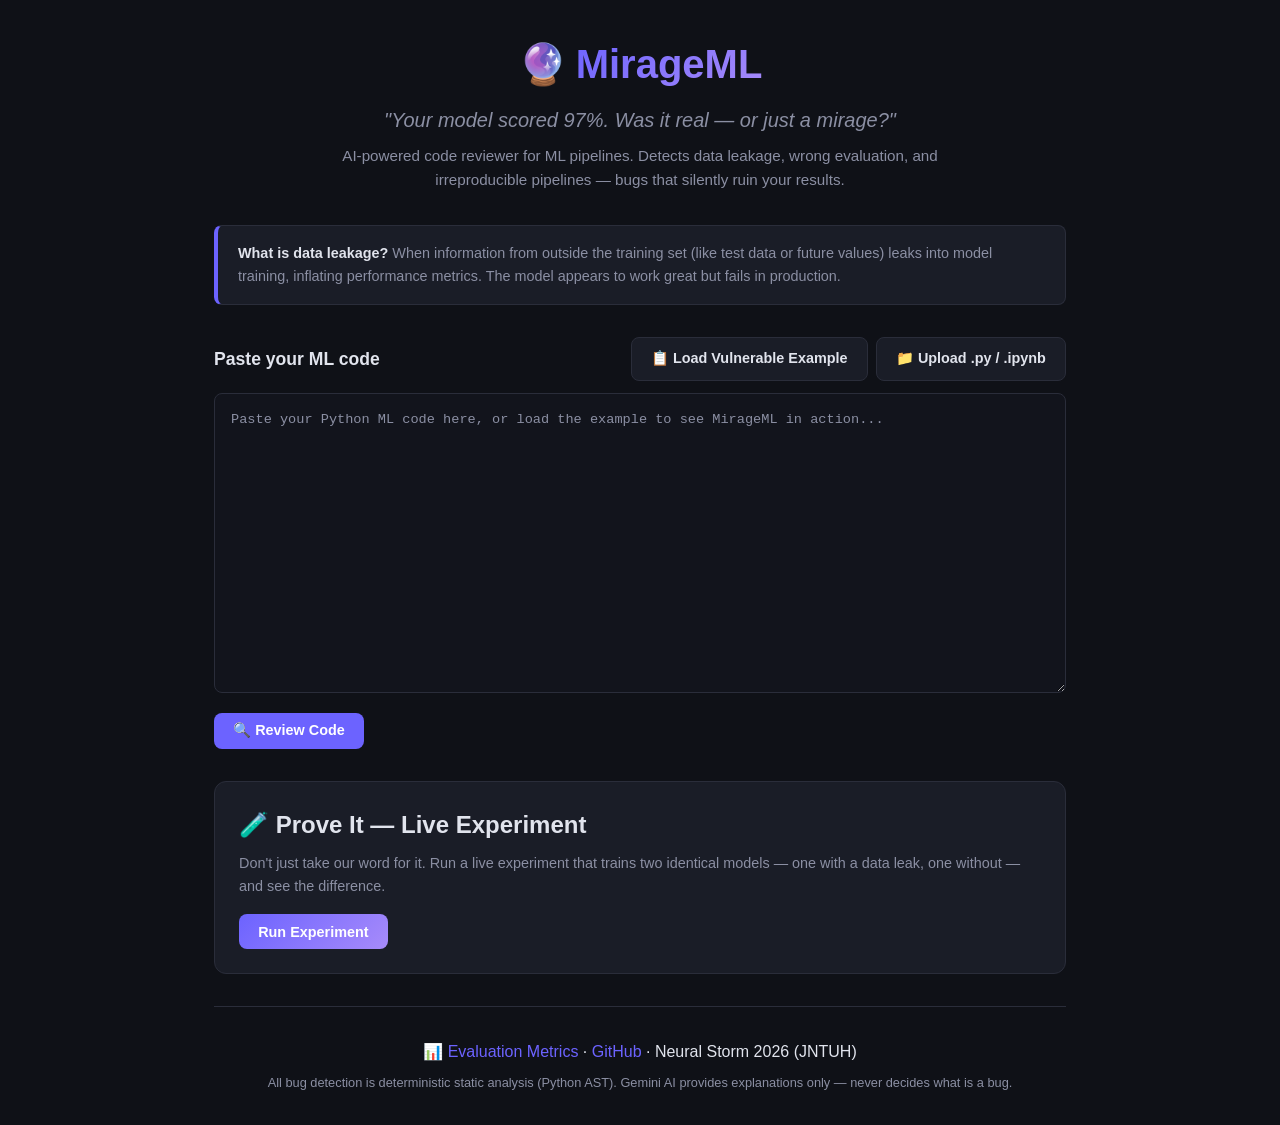
<file: templates/index.html>
<!DOCTYPE html>
<html lang="en">
<head>
    <meta charset="UTF-8">
    <meta name="viewport" content="width=device-width, initial-scale=1.0">
    <title>MirageML — AI Code Reviewer for ML Pipelines</title>
    <link rel="stylesheet" href="/static/style.css">
</head>
<body>
    <div class="container">
        <!-- Header -->
        <header class="header">
            <div class="logo">
                <span class="logo-icon">🔮</span>
                <h1>MirageML</h1>
            </div>
            <p class="tagline">"Your model scored 97%. Was it real — or just a mirage?"</p>
            <p class="subtitle">
                AI-powered code reviewer for ML pipelines. Detects data leakage, wrong evaluation,
                and irreproducible pipelines — bugs that silently ruin your results.
            </p>
        </header>

        <!-- Info banner -->
        <div class="info-banner">
            <strong>What is data leakage?</strong>
            When information from outside the training set (like test data or future values)
            leaks into model training, inflating performance metrics. The model appears to work
            great but fails in production.
        </div>

        <!-- Input Section -->
        <section class="input-section">
            <div class="input-header">
                <h2>Paste your ML code</h2>
                <div class="input-actions">
                    <button id="loadExample" class="btn btn-secondary">📋 Load Vulnerable Example</button>
                    <label class="btn btn-secondary file-upload">
                        📁 Upload .py / .ipynb
                        <input type="file" id="fileInput" accept=".py,.ipynb" hidden>
                    </label>
                </div>
            </div>
            <textarea id="codeInput" placeholder="Paste your Python ML code here, or load the example to see MirageML in action..."></textarea>
            <div class="review-actions">
                <button id="reviewBtn" class="btn btn-primary">🔍 Review Code</button>
                <span id="loadingText" class="loading-text" hidden>Analyzing...</span>
            </div>
        </section>

        <!-- Results Section -->
        <section id="results" class="results-section" hidden>
            <!-- Score Badge -->
            <div id="scoreBadge" class="score-badge">
                <div class="score-circle">
                    <span id="scoreValue" class="score-value">--</span>
                    <span id="scoreGrade" class="score-grade">-</span>
                </div>
                <p id="scoreSummary" class="score-summary"></p>
                <p id="llmBadge" class="llm-badge" hidden></p>
            </div>

            <!-- Findings -->
            <div id="findingsContainer" class="findings-container"></div>
        </section>

        <!-- Prove It Section -->
        <section class="prove-section">
            <h2>🧪 Prove It — Live Experiment</h2>
            <p>Don't just take our word for it. Run a live experiment that trains two identical models
               — one with a data leak, one without — and see the difference.</p>
            <button id="proveBtn" class="btn btn-accent">Run Experiment</button>
            <div id="proveResults" class="prove-results" hidden>
                <div class="prove-bars">
                    <div class="prove-bar-group">
                        <label>Leaky Pipeline</label>
                        <div class="prove-bar">
                            <div id="leakyBar" class="prove-bar-fill leaky"></div>
                        </div>
                        <span id="leakyScore" class="prove-score"></span>
                    </div>
                    <div class="prove-bar-group">
                        <label>Correct Pipeline</label>
                        <div class="prove-bar">
                            <div id="correctBar" class="prove-bar-fill correct"></div>
                        </div>
                        <span id="correctScore" class="prove-score"></span>
                    </div>
                </div>
                <p id="proveDescription" class="prove-description"></p>
                <p id="proveMethod" class="prove-method"></p>
            </div>
        </section>

        <!-- Footer -->
        <footer class="footer">
            <p>
                <a href="/metrics">📊 Evaluation Metrics</a> ·
                <a href="https://github.com/mohi0005/mirage" target="_blank">GitHub</a> ·
                Neural Storm 2026 (JNTUH)
            </p>
            <p class="footer-note">
                All bug detection is deterministic static analysis (Python AST).
                Gemini AI provides explanations only — never decides what is a bug.
            </p>
        </footer>
    </div>

    <script src="/static/app.js"></script>
</body>
</html>
</file>
<file: static/style.css>
/* ─── MirageML — style.css ────────────────────────────────────────── */

:root {
    --bg: #0f1117;
    --bg-card: #1a1d27;
    --bg-input: #12141c;
    --border: #2a2d3a;
    --text: #e1e4ed;
    --text-dim: #8b8fa3;
    --accent: #6c63ff;
    --accent-hover: #5a52e0;
    --high: #ff4d6a;
    --high-bg: rgba(255, 77, 106, 0.1);
    --medium: #ffb84d;
    --medium-bg: rgba(255, 184, 77, 0.1);
    --low: #4db8ff;
    --low-bg: rgba(77, 184, 255, 0.1);
    --green: #4dff88;
    --green-bg: rgba(77, 255, 136, 0.1);
    --radius: 12px;
    --radius-sm: 8px;
}

*, *::before, *::after { box-sizing: border-box; margin: 0; padding: 0; }

body {
    font-family: -apple-system, BlinkMacSystemFont, 'Segoe UI', Roboto, sans-serif;
    background: var(--bg);
    color: var(--text);
    line-height: 1.6;
    min-height: 100vh;
}

.container {
    max-width: 900px;
    margin: 0 auto;
    padding: 2rem 1.5rem;
}

/* ─── Header ─── */
.header { text-align: center; margin-bottom: 2rem; }
.logo { display: flex; align-items: center; justify-content: center; gap: 0.5rem; margin-bottom: 0.5rem; }
.logo-icon { font-size: 2.5rem; }
.logo h1 { font-size: 2.5rem; font-weight: 800; background: linear-gradient(135deg, var(--accent), #a78bfa); -webkit-background-clip: text; -webkit-text-fill-color: transparent; background-clip: text; }
.tagline { font-size: 1.25rem; color: var(--text-dim); font-style: italic; margin-bottom: 0.5rem; }
.subtitle { color: var(--text-dim); font-size: 0.95rem; max-width: 600px; margin: 0 auto; }

/* ─── Info banner ─── */
.info-banner {
    background: var(--bg-card);
    border: 1px solid var(--border);
    border-left: 4px solid var(--accent);
    border-radius: var(--radius-sm);
    padding: 1rem 1.25rem;
    margin-bottom: 2rem;
    font-size: 0.9rem;
    color: var(--text-dim);
}
.info-banner strong { color: var(--text); }
.info-banner pre { background: var(--bg-input); padding: 0.5rem; border-radius: 4px; margin-top: 0.5rem; overflow-x: auto; }

/* ─── Buttons ─── */
.btn {
    display: inline-flex; align-items: center; gap: 0.4rem;
    padding: 0.6rem 1.2rem;
    border: none; border-radius: var(--radius-sm);
    font-size: 0.9rem; font-weight: 600;
    cursor: pointer; transition: all 0.2s;
    text-decoration: none;
}
.btn-primary { background: var(--accent); color: #fff; }
.btn-primary:hover { background: var(--accent-hover); transform: translateY(-1px); }
.btn-primary:disabled { opacity: 0.5; cursor: not-allowed; transform: none; }
.btn-secondary { background: var(--bg-card); color: var(--text); border: 1px solid var(--border); }
.btn-secondary:hover { border-color: var(--accent); }
.btn-accent { background: linear-gradient(135deg, #6c63ff, #a78bfa); color: #fff; }
.btn-accent:hover { opacity: 0.9; transform: translateY(-1px); }

/* ─── Input Section ─── */
.input-section { margin-bottom: 2rem; }
.input-header { display: flex; justify-content: space-between; align-items: center; flex-wrap: wrap; gap: 0.75rem; margin-bottom: 0.75rem; }
.input-header h2 { font-size: 1.1rem; }
.input-actions { display: flex; gap: 0.5rem; flex-wrap: wrap; }
.file-upload { cursor: pointer; }

textarea {
    width: 100%;
    min-height: 300px;
    background: var(--bg-input);
    border: 1px solid var(--border);
    border-radius: var(--radius-sm);
    color: var(--text);
    font-family: 'JetBrains Mono', 'Fira Code', 'Consolas', monospace;
    font-size: 0.85rem;
    padding: 1rem;
    resize: vertical;
    line-height: 1.5;
    tab-size: 4;
}
textarea:focus { outline: none; border-color: var(--accent); }
textarea::placeholder { color: var(--text-dim); }

.review-actions { display: flex; align-items: center; gap: 1rem; margin-top: 0.75rem; }
.loading-text { color: var(--accent); font-weight: 600; animation: pulse 1.5s infinite; }
@keyframes pulse { 0%, 100% { opacity: 1; } 50% { opacity: 0.5; } }

/* ─── Score Badge ─── */
.score-badge { text-align: center; margin-bottom: 2rem; }
.score-circle {
    display: inline-flex; flex-direction: column; align-items: center; justify-content: center;
    width: 120px; height: 120px;
    border-radius: 50%;
    border: 4px solid var(--accent);
    margin-bottom: 0.75rem;
}
.score-value { font-size: 2rem; font-weight: 800; }
.score-grade { font-size: 1.1rem; font-weight: 600; color: var(--text-dim); }
.score-summary { color: var(--text-dim); }
.llm-badge { font-size: 0.8rem; color: var(--accent); margin-top: 0.25rem; }

.score-badge.grade-a .score-circle { border-color: var(--green); }
.score-badge.grade-b .score-circle { border-color: #8bff4d; }
.score-badge.grade-c .score-circle { border-color: var(--medium); }
.score-badge.grade-d .score-circle { border-color: #ff8c4d; }
.score-badge.grade-f .score-circle { border-color: var(--high); }

/* ─── Findings ─── */
.findings-container { display: flex; flex-direction: column; gap: 1rem; }

.finding-card {
    background: var(--bg-card);
    border: 1px solid var(--border);
    border-radius: var(--radius);
    padding: 1.25rem;
    border-left: 4px solid var(--border);
}
.finding-card.severity-HIGH { border-left-color: var(--high); background: var(--high-bg); }
.finding-card.severity-MEDIUM { border-left-color: var(--medium); background: var(--medium-bg); }
.finding-card.severity-LOW { border-left-color: var(--low); background: var(--low-bg); }

.finding-header { display: flex; justify-content: space-between; align-items: flex-start; gap: 0.75rem; margin-bottom: 0.75rem; }
.finding-title { font-weight: 700; font-size: 1rem; }
.finding-meta { display: flex; gap: 0.5rem; align-items: center; flex-shrink: 0; }
.severity-tag {
    font-size: 0.7rem; font-weight: 700; text-transform: uppercase;
    padding: 0.2rem 0.5rem; border-radius: 4px;
}
.severity-tag.HIGH { background: var(--high); color: #fff; }
.severity-tag.MEDIUM { background: var(--medium); color: #000; }
.severity-tag.LOW { background: var(--low); color: #000; }
.rule-tag { font-size: 0.7rem; color: var(--text-dim); background: var(--bg); padding: 0.2rem 0.5rem; border-radius: 4px; }
.line-tag { font-size: 0.75rem; color: var(--text-dim); }

.finding-snippet {
    background: var(--bg-input);
    border: 1px solid var(--border);
    border-radius: var(--radius-sm);
    padding: 0.75rem;
    font-family: 'JetBrains Mono', 'Fira Code', monospace;
    font-size: 0.8rem;
    overflow-x: auto;
    margin-bottom: 0.75rem;
    white-space: pre;
}

.finding-why { color: var(--text-dim); margin-bottom: 0.75rem; font-size: 0.9rem; }
.finding-explanation { margin-bottom: 0.75rem; font-size: 0.9rem; }
.finding-explanation strong { color: var(--accent); }

.finding-fix { position: relative; }
.finding-fix h4 { font-size: 0.85rem; color: var(--green); margin-bottom: 0.5rem; }
.fix-code {
    background: var(--bg-input);
    border: 1px solid var(--green);
    border-radius: var(--radius-sm);
    padding: 0.75rem;
    font-family: 'JetBrains Mono', 'Fira Code', monospace;
    font-size: 0.8rem;
    overflow-x: auto;
    white-space: pre;
}
.copy-btn {
    position: absolute; top: 0; right: 0;
    background: var(--bg-card); color: var(--text-dim); border: 1px solid var(--border);
    border-radius: 4px; padding: 0.25rem 0.5rem; font-size: 0.75rem;
    cursor: pointer;
}
.copy-btn:hover { color: var(--text); border-color: var(--accent); }

/* ─── Prove It Section ─── */
.prove-section {
    background: var(--bg-card);
    border: 1px solid var(--border);
    border-radius: var(--radius);
    padding: 1.5rem;
    margin-bottom: 2rem;
}
.prove-section h2 { margin-bottom: 0.5rem; }
.prove-section > p { color: var(--text-dim); margin-bottom: 1rem; font-size: 0.9rem; }

.prove-results { margin-top: 1.5rem; }

.prove-bars { display: flex; flex-direction: column; gap: 1rem; margin-bottom: 1rem; }
.prove-bar-group label { font-size: 0.85rem; font-weight: 600; display: block; margin-bottom: 0.25rem; }
.prove-bar {
    height: 36px;
    background: var(--bg-input);
    border-radius: var(--radius-sm);
    overflow: hidden;
    border: 1px solid var(--border);
}
.prove-bar-fill {
    height: 100%;
    border-radius: var(--radius-sm);
    transition: width 1s ease-out;
    display: flex; align-items: center; padding-left: 0.75rem;
    font-size: 0.85rem; font-weight: 700; color: #fff;
}
.prove-bar-fill.leaky { background: linear-gradient(90deg, var(--high), #ff6b8a); }
.prove-bar-fill.correct { background: linear-gradient(90deg, var(--green), #8bff4d); color: #000; }

.prove-score { font-weight: 700; font-size: 0.9rem; margin-top: 0.25rem; display: block; }
.prove-description { font-weight: 600; font-size: 1rem; text-align: center; margin: 1rem 0 0.5rem; }
.prove-method { color: var(--text-dim); font-size: 0.8rem; text-align: center; }

/* ─── Metrics Table ─── */
.metrics-section { margin-bottom: 2rem; }
.metrics-section h3 { margin: 1.5rem 0 0.75rem; }

.metrics-table {
    width: 100%;
    border-collapse: collapse;
    background: var(--bg-card);
    border-radius: var(--radius-sm);
    overflow: hidden;
    border: 1px solid var(--border);
    margin-bottom: 1rem;
}
.metrics-table th, .metrics-table td {
    padding: 0.6rem 1rem;
    text-align: left;
    border-bottom: 1px solid var(--border);
}
.metrics-table th { background: var(--bg-input); font-weight: 600; font-size: 0.85rem; color: var(--text-dim); }
.metrics-table td { font-size: 0.9rem; }

/* ─── Footer ─── */
.footer { text-align: center; padding-top: 2rem; border-top: 1px solid var(--border); margin-top: 2rem; }
.footer a { color: var(--accent); text-decoration: none; }
.footer a:hover { text-decoration: underline; }
.footer-note { color: var(--text-dim); font-size: 0.8rem; margin-top: 0.5rem; }

/* ─── No findings ─── */
.no-findings {
    text-align: center;
    padding: 2rem;
    background: var(--green-bg);
    border: 1px solid var(--green);
    border-radius: var(--radius);
    color: var(--green);
    font-weight: 600;
}

/* ─── Responsive ─── */
@media (max-width: 640px) {
    .container { padding: 1rem; }
    .logo h1 { font-size: 1.8rem; }
    .input-header { flex-direction: column; align-items: stretch; }
    .input-actions { justify-content: center; }
    textarea { min-height: 200px; }
    .finding-header { flex-direction: column; }
    .score-circle { width: 100px; height: 100px; }
    .score-value { font-size: 1.5rem; }
}
</file>
